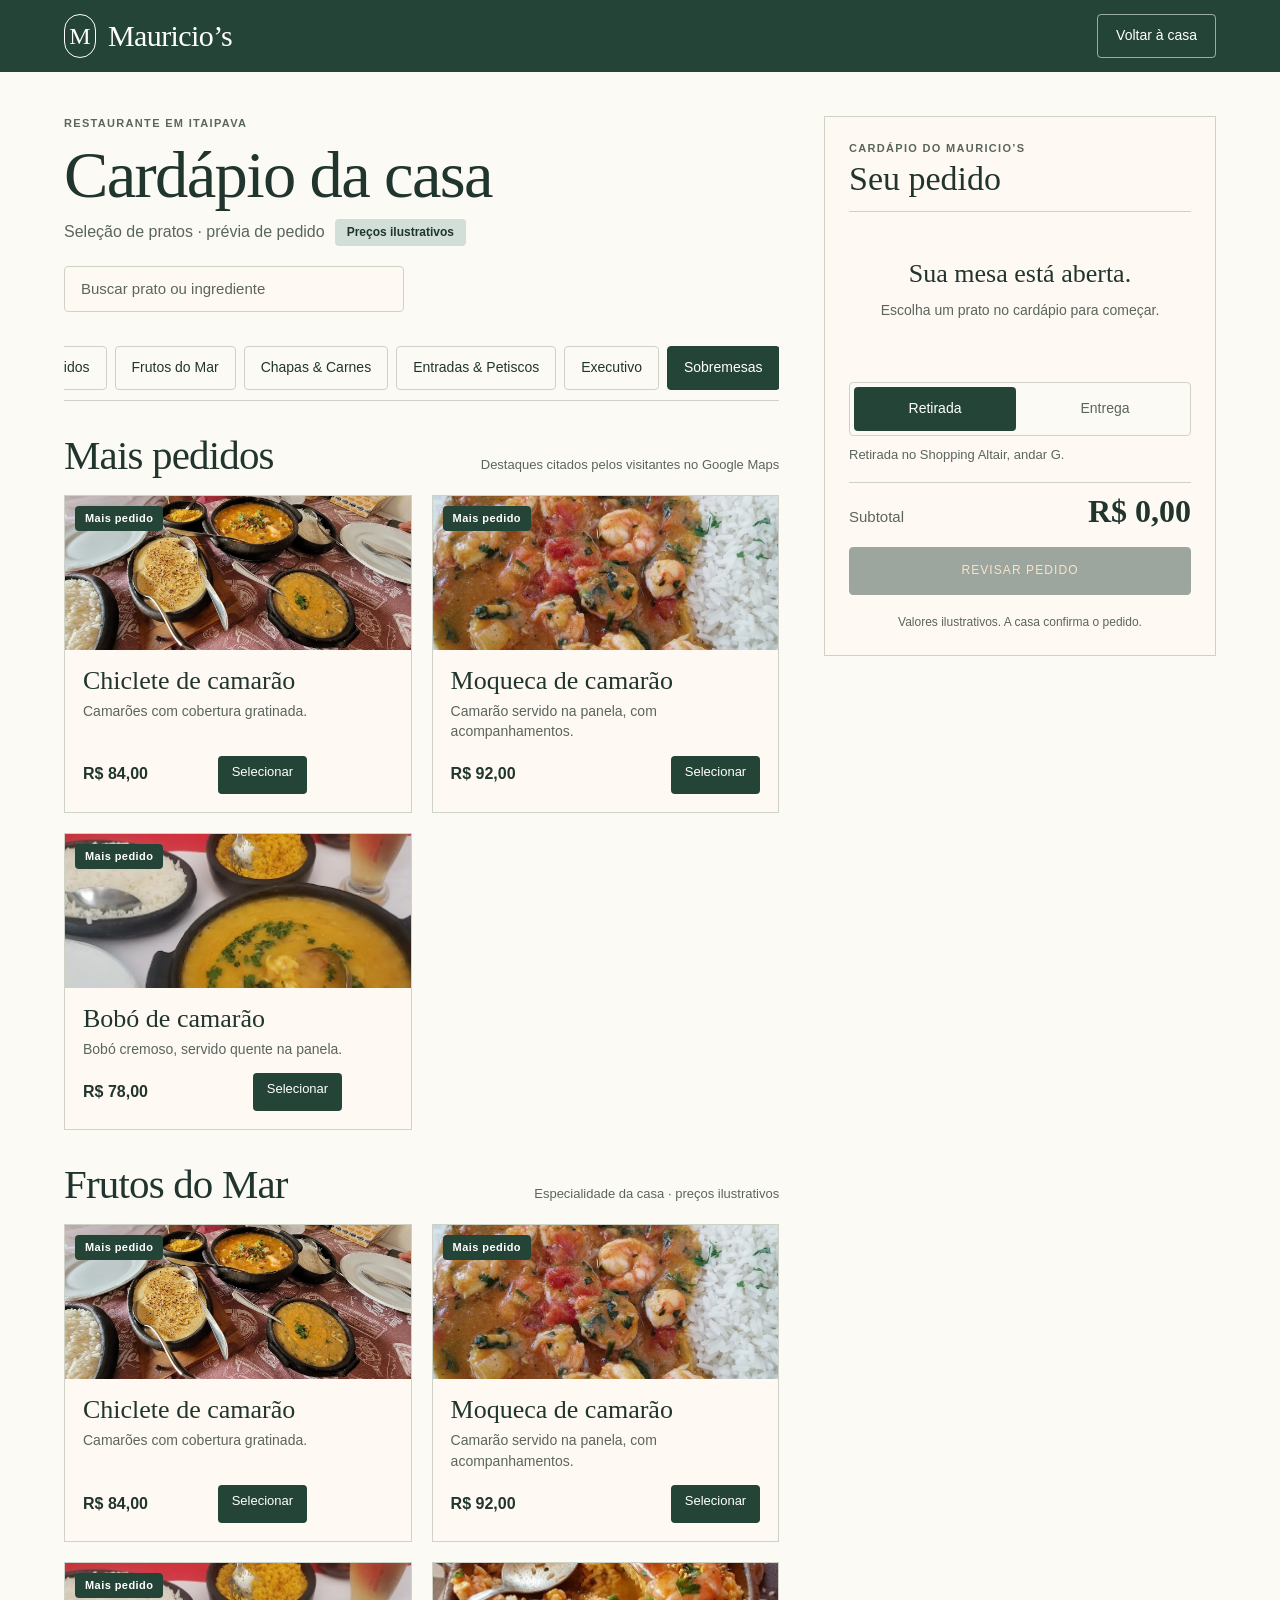
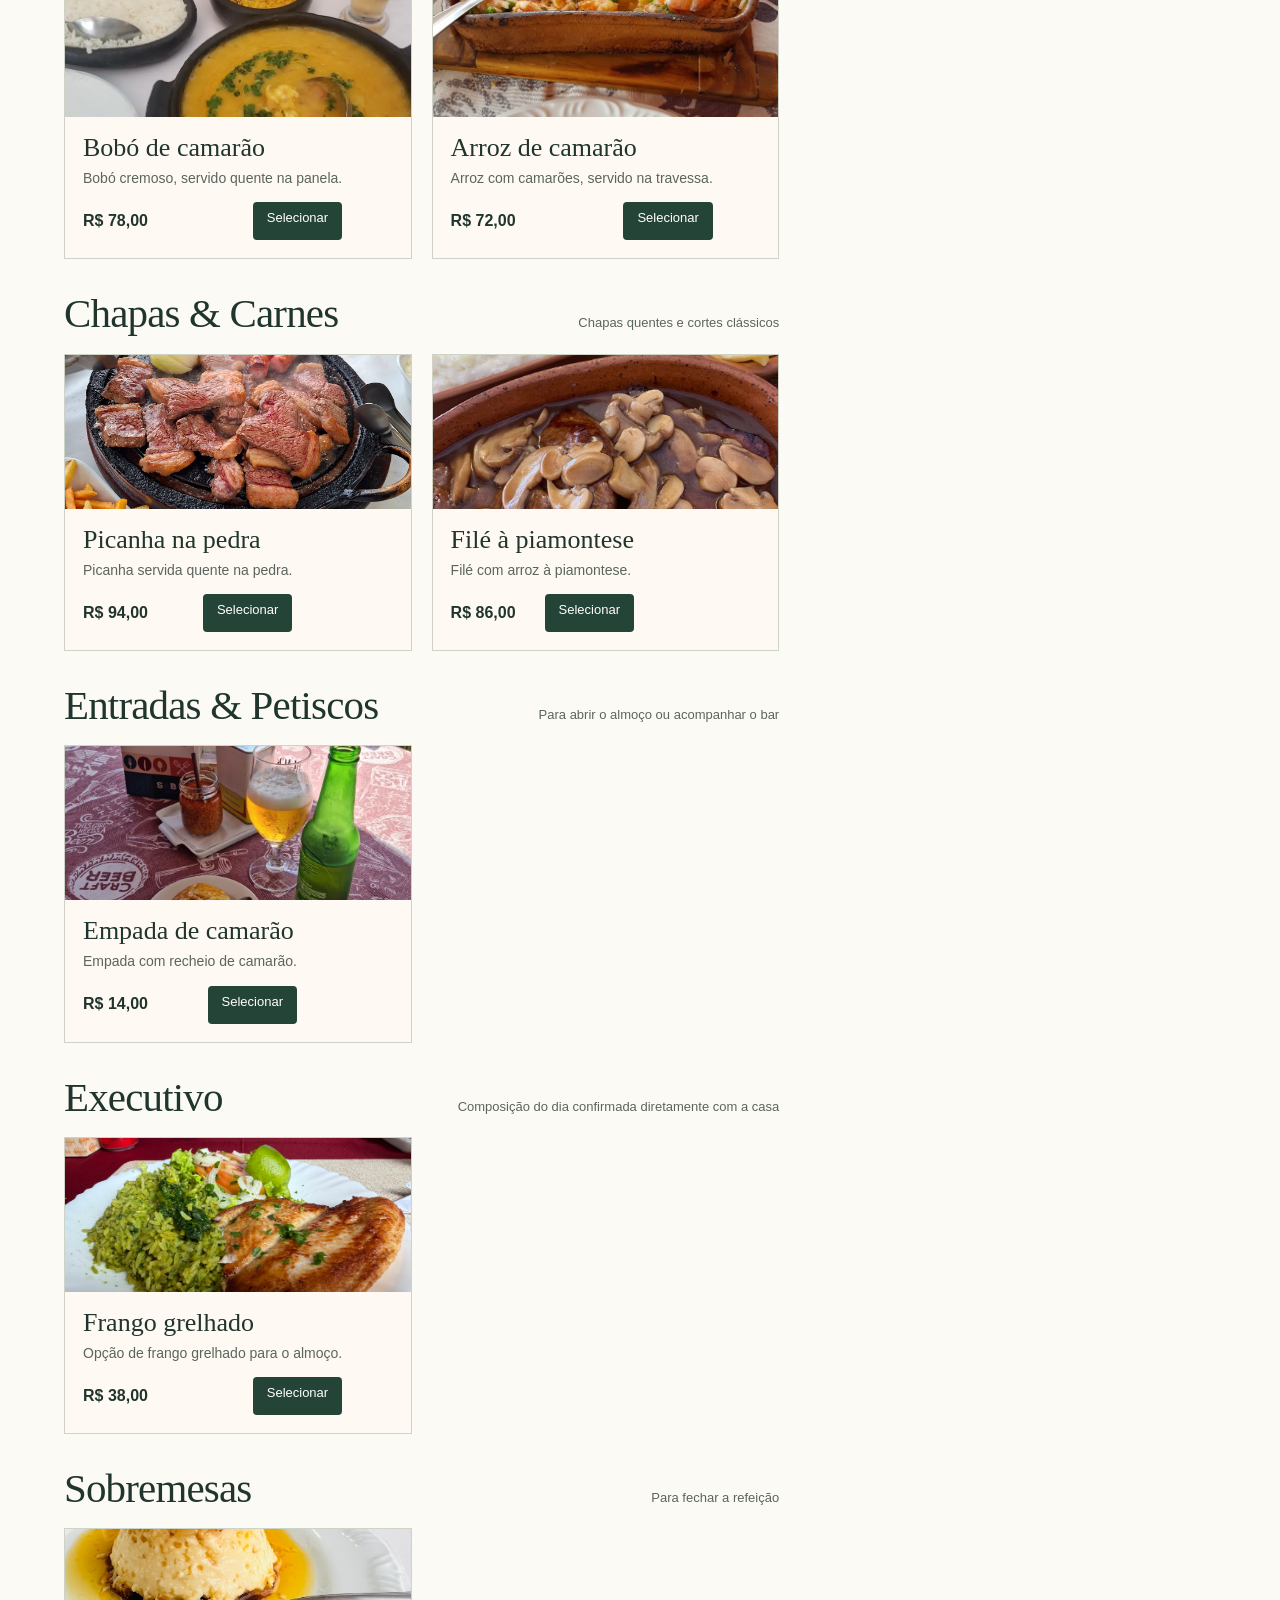
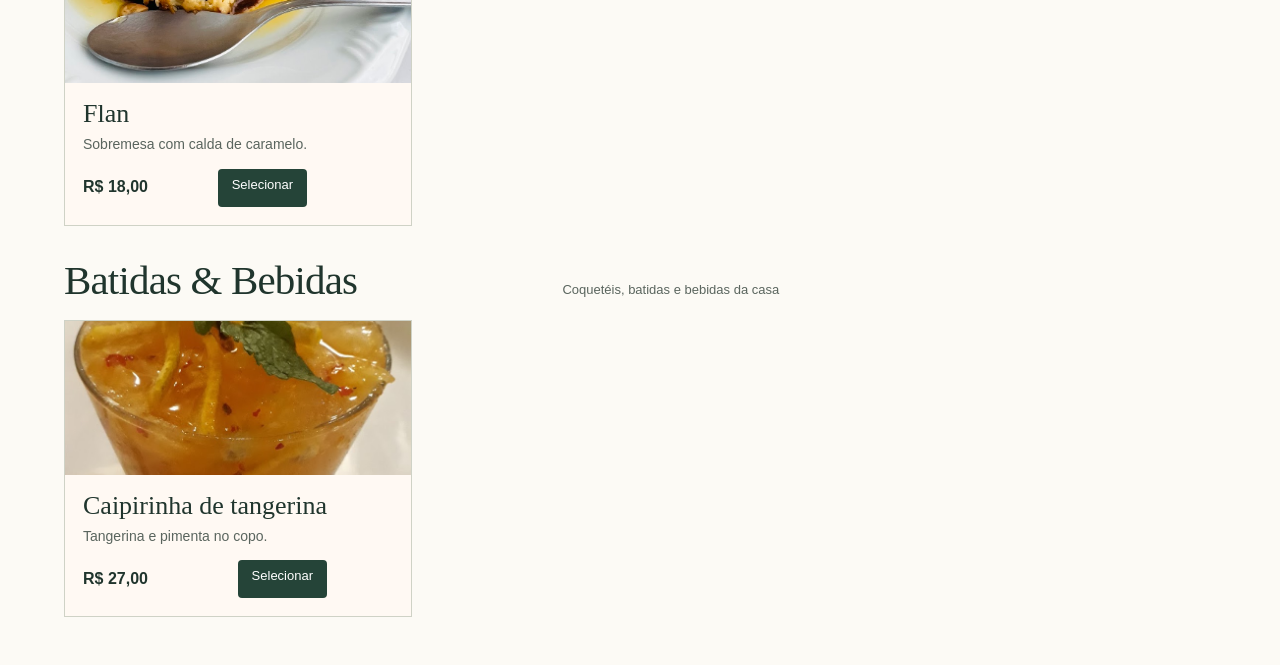
<file: cardapio.html>
<!DOCTYPE html>
<html lang="pt-BR">
<head>
  <meta charset="UTF-8">
  <meta name="viewport" content="width=device-width, initial-scale=1.0">
  <title>Cardápio · Restaurante Mauricio’s de Itaipava</title>
  <meta name="description" content="Cardápio ilustrativo e montagem de pedido do Restaurante Mauricio’s em Itaipava para envio manual ao WhatsApp (24) 99306-1488.">
  <link rel="preconnect" href="https://api.fontshare.com">
  <link rel="preconnect" href="https://cdn.fontshare.com" crossorigin>
  <link href="https://api.fontshare.com/v2/css?f[]=boska@400,401,500&amp;f[]=switzer@400,500,600&amp;display=swap" rel="stylesheet">
  <link rel="stylesheet" href="./css/style.css?v=2.1">
  <link rel="stylesheet" href="./css/cardapio.css?v=2.1">
</head>
<body class="menu-body">
  <a class="skip-link" href="#catalogo-principal">Ir para o cardápio</a>

  <header class="menu-header surface-dark">
    <div class="container menu-header-inner">
      <a class="brand-lockup" href="./index.html" aria-label="Restaurante Mauricio’s, voltar para a página inicial">
        <span class="monogram-mark" aria-hidden="true">M</span>
        <span class="brand-name">Mauricio’s</span>
      </a>

      <a class="menu-back-link" href="./index.html">Voltar à casa</a>
    </div>
  </header>

  <main class="container menu-workspace" id="catalogo-principal">
    <div class="catalog-column">
      <section class="catalog-intro" aria-label="Cabeçalho do cardápio">
        <div>
          <span class="eyebrow">Restaurante em Itaipava</span>
          <h1 class="display-heading catalog-title">Cardápio da casa</h1>
          <div class="catalog-subtitle-row">
            <span>Seleção de pratos · prévia de pedido</span>
            <span class="illustrative-badge">Preços ilustrativos</span>
          </div>
        </div>

        <div class="search-box" role="search">
          <label class="sr-only" for="menu-search">Buscar prato ou ingrediente</label>
          <input
            class="search-input"
            id="menu-search"
            type="search"
            placeholder="Buscar prato ou ingrediente"
            autocomplete="off"
          >
          <button class="search-clear" id="search-clear" type="button" hidden>Limpar</button>
        </div>
      </section>

      <div class="cat-bar-wrap">
        <nav class="cat-bar" id="cat-bar" aria-label="Categorias do cardápio">
          <a class="cat-pill is-active" href="#mais-pedidos" data-cat="mais-pedidos">Mais pedidos</a>
          <a class="cat-pill" href="#frutos-do-mar" data-cat="frutos-do-mar">Frutos do Mar</a>
          <a class="cat-pill" href="#chapas-e-carnes" data-cat="chapas-e-carnes">Chapas &amp; Carnes</a>
          <a class="cat-pill" href="#entradas-e-petiscos" data-cat="entradas-e-petiscos">Entradas &amp; Petiscos</a>
          <a class="cat-pill" href="#executivo" data-cat="executivo">Executivo</a>
          <a class="cat-pill" href="#sobremesas" data-cat="sobremesas">Sobremesas</a>
          <a class="cat-pill" href="#batidas-e-bebidas" data-cat="batidas-e-bebidas">Batidas &amp; Bebidas</a>
        </nav>
      </div>

      <div class="search-status-bar" id="search-status-bar" aria-live="polite" hidden>
        <p class="search-status-title">Resultado da busca</p>
        <p class="search-status-count" id="search-status-count"></p>
      </div>

      <div class="empty-search" id="empty-search" hidden>
        <h2>Nenhum prato encontrado</h2>
        <p>Tente outro prato ou ingrediente.</p>
        <button class="button button--dark" id="empty-search-clear" type="button">Limpar busca</button>
      </div>

      <div id="catalog-sections"></div>
    </div>

    <div class="cart-backdrop" id="cart-backdrop" hidden></div>

    <aside class="cart-panel" id="cart-panel" aria-label="Seu pedido" aria-live="polite">
      <div class="cart-head">
        <div>
          <span class="eyebrow">Cardápio do Mauricio’s</span>
          <h2 class="cart-title">Seu pedido</h2>
        </div>
        <button class="cart-drawer-close" id="cart-drawer-close" type="button">Fechar</button>
      </div>

      <div class="cart-empty" id="cart-empty">
        <p class="cart-empty-title">Sua mesa está aberta.</p>
        <p class="cart-empty-desc">Escolha um prato no cardápio para começar.</p>
      </div>

      <div class="cart-items" id="cart-items"></div>

      <div>
        <div class="fulfillment-switch" role="group" aria-label="Modalidade do pedido">
          <button class="fulfillment-btn" id="mode-retirada" type="button" aria-pressed="true">Retirada</button>
          <button class="fulfillment-btn" id="mode-entrega" type="button" aria-pressed="false">Entrega</button>
        </div>
        <p class="fulfillment-info" id="fulfillment-info" style="margin-top: 10px;">
          Retirada no Shopping Altair, andar G.
        </p>
      </div>

      <div class="delivery-address-wrap" id="delivery-address-wrap" hidden>
        <label class="field-label" for="delivery-address">Endereço para entrega em Itaipava / região</label>
        <input
          class="text-field"
          id="delivery-address"
          type="text"
          placeholder="Rua, número, complemento e referência"
        >
      </div>

      <div class="cart-summary-row">
        <span class="cart-subtotal-label">Subtotal</span>
        <strong class="cart-subtotal-value" id="cart-subtotal">R$&nbsp;0,00</strong>
      </div>

      <button class="button button--dark cart-review-btn" id="open-review-btn" type="button" disabled>
        Revisar pedido
      </button>

      <p class="cart-disclaimer">Valores ilustrativos. A casa confirma o pedido.</p>
    </aside>
  </main>

  <div class="mobile-cart-bar" id="mobile-cart-bar">
    <div>
      <span class="mobile-bar-label">Subtotal (<span id="mobile-cart-count">0</span>)</span>
      <strong class="mobile-bar-total" id="mobile-cart-total">R$&nbsp;0,00</strong>
    </div>
    <button class="button button--cream button--compact" id="open-drawer-btn" type="button">
      Ver carrinho
    </button>
  </div>

  <!-- Modal de detalhe do prato -->
  <div
    class="modal-overlay"
    id="item-modal"
    role="dialog"
    aria-modal="true"
    aria-labelledby="modal-dish-title"
    hidden
  >
    <div class="modal-dialog" id="item-modal-dialog">
      <button class="modal-close-btn" id="item-modal-close" type="button" aria-label="Fechar detalhes do prato">Fechar</button>
      <div class="modal-photo">
        <img id="modal-dish-img" src="./assets/chiclete-camarao.jpg" alt="" width="1250" height="562">
      </div>
      <div class="modal-body">
        <span class="eyebrow">Cardápio da casa</span>
        <h2 class="modal-title" id="modal-dish-title">Prato</h2>
        <p class="modal-desc" id="modal-dish-desc"></p>

        <div class="modal-price-row">
          <span class="modal-price" id="modal-dish-price">R$ 0,00 / unidade</span>
          <span class="modal-price-note">Preço ilustrativo</span>
        </div>

        <div>
          <label class="field-label" for="modal-dish-note">Observação opcional</label>
          <input
            class="text-field"
            id="modal-dish-note"
            type="text"
            placeholder="Talheres à parte"
            maxlength="140"
            style="margin-top: 6px;"
          >
        </div>

        <div class="modal-footer-actions">
          <div class="qty-stepper" aria-label="Quantidade">
            <button class="qty-btn" id="modal-qty-minus" type="button" aria-label="Diminuir quantidade">−</button>
            <span class="qty-value" id="modal-qty-value">1</span>
            <button class="qty-btn" id="modal-qty-plus" type="button" aria-label="Aumentar quantidade">+</button>
          </div>
          <button class="button button--dark" id="modal-add-btn" type="button">
            Adicionar ao pedido
          </button>
        </div>
      </div>
    </div>
  </div>

  <!-- Modal de revisao do pedido -->
  <div
    class="modal-overlay"
    id="review-modal"
    role="dialog"
    aria-modal="true"
    aria-labelledby="review-modal-title"
    hidden
  >
    <div class="modal-dialog" id="review-modal-dialog">
      <button class="modal-close-btn" id="review-modal-close" type="button" aria-label="Fechar revisão do pedido">Fechar</button>
      <div class="modal-body">
        <span class="eyebrow">Cardápio da casa</span>
        <h2 class="modal-title" id="review-modal-title">Revisar pedido</h2>
        <p class="modal-desc">Confira os itens antes de abrir o WhatsApp.</p>

        <div class="review-list" id="review-items-list"></div>

        <div class="review-mode-box">
          <span class="eyebrow" style="margin-bottom: 4px;">Modalidade</span>
          <p id="review-mode-summary"></p>
        </div>

        <div class="modal-price-row">
          <span class="modal-price-note">Subtotal ilustrativo</span>
          <strong class="modal-price" id="review-subtotal">R$ 0,00</strong>
        </div>

        <div>
          <span class="eyebrow" style="margin-bottom: 6px;">Prévia da mensagem</span>
          <pre class="review-preview-text" id="review-preview-text"></pre>
        </div>

        <a
          class="button button--dark"
          id="review-whatsapp-link"
          href="https://wa.me/5524993061488"
          target="_blank"
          rel="noopener noreferrer"
        >
          Abrir WhatsApp
        </a>
        <p class="cart-disclaimer">Ação manual com valores ilustrativos. A confirmação ocorre no WhatsApp da casa.</p>
      </div>
    </div>
  </div>

  <script src="https://cdn.jsdelivr.net/npm/gsap@3.12.7/dist/gsap.min.js" defer></script>
  <script src="./js/cardapio.js" defer></script>
</body>
</html>
</file>
<file: css/style.css>
/* ==========================================================================
   Restaurante Mauricio's de Itaipava — Direcao Visual v2
   Tokens, tipografia, estrutura editorial e coreografia responsiva
   ========================================================================== */

:root {
  --paper: #FCFAF5;
  --cream: #FFF9F3;
  --sage: #D2DFD9;
  --ink: #20352D;
  --deep: #254438;
  --night: #151D25;
  --muted: #5A655E;
  --rule: #CFD2C6;
  --sand: #EDD3A6;
  --copper: #E7AD7E;
  --copper-light: #F4C69E;
  --copper-ink: #895027;
  --button-radius: 4px;
  --on-dark: #FFFFFF;

  --font-display: 'Boska', 'Iowan Old Style', Georgia, serif;
  --font-sans: 'Switzer', -apple-system, BlinkMacSystemFont, 'Segoe UI', sans-serif;

  --gutter: clamp(22px, 5vw, 72px);
  --container-max: 1440px;
  --header-h: 76px;

  --ease-out-soft: cubic-bezier(0.22, 1, 0.36, 1);
}

*,
*::before,
*::after {
  box-sizing: border-box;
}

html {
  scroll-behavior: smooth;
  -webkit-text-size-adjust: 100%;
  overflow-x: clip;
}

@media (prefers-reduced-motion: reduce) {
  html {
    scroll-behavior: auto;
  }
}

body {
  margin: 0;
  background-color: var(--paper);
  color: var(--ink);
  font-family: var(--font-sans);
  font-size: 17px;
  line-height: 1.55;
  -webkit-font-smoothing: antialiased;
  text-rendering: optimizeLegibility;
  overflow-x: clip;
}

body.menu-open,
body.modal-open {
  overflow: hidden;
}

img {
  display: block;
  max-width: 100%;
  height: auto;
  border-radius: 0;
}

a {
  color: inherit;
  text-decoration: none;
}

button {
  font: inherit;
  color: inherit;
  background: none;
  border: 0;
  padding: 0;
  cursor: pointer;
}

ul,
ol {
  margin: 0;
  padding: 0;
  list-style: none;
}

h1,
h2,
h3,
h4,
p,
figure,
blockquote {
  margin: 0;
}

:focus-visible {
  outline: 2px solid var(--ink);
  outline-offset: 3px;
}

.surface-dark :focus-visible,
.site-header:not(.scrolled) :focus-visible,
.site-footer :focus-visible,
.section-categories :focus-visible,
.section-experience :focus-visible,
.mobile-menu :focus-visible {
  outline: 2px solid var(--on-dark);
  outline-offset: 3px;
  box-shadow: 0 0 0 4px rgba(21, 29, 37, 0.65);
}

.sr-only {
  position: absolute;
  width: 1px;
  height: 1px;
  padding: 0;
  margin: -1px;
  overflow: hidden;
  clip: rect(0, 0, 0, 0);
  white-space: nowrap;
  border: 0;
}

.skip-link {
  position: fixed;
  top: -100px;
  left: 16px;
  z-index: 9999;
  padding: 12px 20px;
  background: var(--deep);
  color: var(--on-dark);
  border-radius: var(--button-radius);
  font-size: 14px;
  font-weight: 500;
  transition: top 0.18s ease;
}

.skip-link:focus {
  top: 16px;
}

.container {
  width: 100%;
  max-width: var(--container-max);
  margin-inline: auto;
  padding-inline: var(--gutter);
}

.eyebrow {
  display: block;
  font-family: var(--font-sans);
  font-size: 11px;
  font-weight: 600;
  line-height: 1.45;
  letter-spacing: 0.12em;
  text-transform: uppercase;
  color: var(--muted);
}

.surface-dark .eyebrow {
  color: var(--sand);
}

.display-heading {
  font-family: var(--font-display);
  font-weight: 400;
  letter-spacing: -0.025em;
  line-height: 1.04;
  perspective: 900px;
}

.display-heading em {
  font-style: italic;
}

.line-mask {
  display: block;
  overflow: hidden;
  padding-bottom: 0.06em;
  margin-bottom: -0.06em;
}

.line-inner {
  display: block;
  transform-origin: center top;
}

.char-mask {
  display: inline-block;
  overflow: hidden;
  vertical-align: bottom;
  padding-bottom: 0.08em;
  margin-bottom: -0.08em;
}

.char-inner {
  display: inline-block;
  transform-origin: center bottom;
}

/* ---------- Monograma provisorio M oval ---------- */
.monogram-mark {
  display: inline-flex;
  align-items: center;
  justify-content: center;
  width: 32px;
  height: 44px;
  border: 1px solid currentColor;
  border-radius: 999px;
  font-family: var(--font-display);
  font-size: 24px;
  line-height: 1;
  flex-shrink: 0;
}

/* ---------- Botões com passagem de cor e troca de texto ---------- */
.button {
  position: relative;
  display: inline-flex;
  align-items: center;
  justify-content: center;
  min-height: 48px;
  padding: 12px 19px;
  border: 1px solid var(--button-border, transparent);
  border-radius: var(--button-radius);
  background-color: var(--button-bg, transparent);
  color: var(--button-color, var(--ink));
  font-size: 12px;
  font-weight: 500;
  line-height: 1.15;
  letter-spacing: 0.09em;
  text-transform: uppercase;
  white-space: nowrap;
  text-align: center;
  isolation: isolate;
  overflow: hidden;
  transition: border-color 0.28s ease, color 0.22s ease, transform 0.16s ease;
}

.button:not(:disabled):active {
  transform: scale(0.975);
}

.button::before {
  content: "";
  position: absolute;
  inset: -2px -14%;
  z-index: -1;
  pointer-events: none;
  background-color: var(--button-hover-bg, var(--deep));
  transform: translateX(calc(var(--button-from, -103%) * (1 - var(--button-active, 0)))) skewX(-13deg);
  transition: transform 0.4s var(--ease-out-soft);
}

.button--dark,
.site-header.scrolled .header-cta {
  --button-bg: var(--deep);
  --button-color: var(--copper-light);
  --button-border: var(--deep);
  --button-hover-bg: var(--copper-light);
  --button-hover-color: var(--ink);
}

.button--outline-dark {
  --button-border: rgba(32, 53, 45, 0.35);
  --button-hover-bg: var(--deep);
  --button-hover-color: var(--cream);
}

.button--cream {
  --button-bg: var(--cream);
  --button-color: var(--ink);
  --button-border: var(--cream);
  --button-hover-bg: var(--deep);
  --button-hover-color: var(--cream);
  --button-hover-border: var(--cream);
}

.site-header:not(.scrolled) .header-cta {
  --button-bg: #354C3E;
  --button-color: var(--copper-light);
  --button-border: #354C3E;
  --button-hover-bg: var(--copper-light);
  --button-hover-color: var(--ink);
}

.button--outline-light {
  --button-bg: rgba(21, 29, 37, 0.28);
  --button-color: var(--on-dark);
  --button-border: rgba(255, 255, 255, 0.72);
  --button-hover-bg: var(--cream);
  --button-hover-color: var(--ink);
}

.button--compact {
  min-height: 44px;
  padding: 10px 20px;
}

.button:not(:disabled):focus-visible {
  --button-active: 1;
  border-color: var(--button-hover-border, var(--button-hover-bg));
  color: var(--button-hover-color);
}

@media (hover: hover) and (pointer: fine) {
  .button:not(:disabled):hover {
    --button-active: 1;
    border-color: var(--button-hover-border, var(--button-hover-bg));
    color: var(--button-hover-color);
  }
}

.btn-text-wrap {
  position: relative;
  display: inline-block;
  overflow: hidden;
  line-height: 1.25;
}

.btn-text,
.btn-text-hover {
  display: block;
  transition: transform 0.38s var(--ease-out-soft);
}

.btn-text {
  color: var(--button-color, var(--ink));
  transform: translateY(calc(-110% * var(--button-active, 0)));
}

.btn-text-hover {
  position: absolute;
  inset: 0;
  color: var(--button-hover-color);
  pointer-events: none;
  transform: translateY(calc(110% * (1 - var(--button-active, 0))));
}

@media (prefers-reduced-motion: reduce) {
  .button::before {
    opacity: var(--button-active, 0);
    transform: none;
  }

  .button .btn-text {
    transform: none;
    color: inherit;
  }

  .btn-text-hover {
    display: none;
  }
}

/* ---------- 1. Header fixo transparente -> scrolled ---------- */
.site-header {
  position: fixed;
  top: 0;
  left: 0;
  right: 0;
  z-index: 120;
  height: var(--header-h);
  display: flex;
  align-items: center;
  color: var(--copper-light);
  background-color: transparent;
  border-bottom: 1px solid transparent;
  transition: background-color 0.18s ease, color 0.18s ease, border-color 0.18s ease;
}

.site-header.scrolled {
  background-color: var(--paper);
  color: var(--ink);
  border-bottom-color: var(--rule);
}

.header-inner {
  display: flex;
  align-items: center;
  justify-content: space-between;
  gap: 20px;
}

.brand-lockup {
  display: inline-flex;
  align-items: center;
  gap: 12px;
  min-height: 44px;
  flex-shrink: 0;
}

.brand-name {
  font-family: var(--font-display);
  font-size: 30px;
  line-height: 1;
  letter-spacing: -0.02em;
}

.header-nav {
  display: none;
  align-items: center;
  gap: clamp(18px, 2vw, 32px);
}

.header-nav a {
  position: relative;
  font-size: 14px;
  font-weight: 500;
  padding: 10px 4px;
  min-height: 44px;
  display: inline-flex;
  align-items: center;
  opacity: 0.92;
  transition: opacity 0.2s ease;
}

.header-nav a::after {
  content: "";
  position: absolute;
  left: 4px;
  right: 4px;
  bottom: 9px;
  height: 1px;
  background-color: currentColor;
  transform: scaleX(0);
  transform-origin: left center;
  transition: transform 0.32s var(--ease-out-soft);
}

.header-nav a:hover,
.header-nav a:focus-visible {
  opacity: 1;
}

.header-nav a:hover::after,
.header-nav a:focus-visible::after {
  transform: scaleX(1);
}

.header-actions {
  display: flex;
  align-items: center;
  gap: 10px;
}

.menu-toggle {
  display: none;
  flex-direction: column;
  align-items: center;
  justify-content: center;
  gap: 7px;
  width: 44px;
  height: 44px;
  border-radius: var(--button-radius);
  border: 1px solid rgba(255, 255, 255, 0.45);
  background-color: rgba(21, 29, 37, 0.28);
  transition: border-color 0.18s ease, background-color 0.18s ease;
}

.site-header.has-menu .menu-toggle {
  display: inline-flex;
}

.site-header.scrolled .menu-toggle {
  border-color: rgba(32, 53, 45, 0.3);
  background-color: transparent;
}

.menu-toggle-bar {
  display: block;
  width: 18px;
  height: 1.5px;
  background-color: currentColor;
}

@media (min-width: 1024px) {
  .header-nav {
    display: flex;
  }

  .site-header.has-menu.scrolled .menu-toggle,
  .site-header.has-menu:not(.scrolled) .header-nav {
    display: none;
  }
}

.site-header:not(.scrolled) .brand-name {
  display: none;
}

@media (max-width: 767px) {
  .brand-name {
    display: none;
  }
}

/* ---------- Menu Mobile Fullscreen ---------- */
.mobile-menu {
  position: fixed;
  inset: 0;
  z-index: 200;
  background-color: var(--deep);
  color: var(--on-dark);
  display: flex;
  flex-direction: column;
  justify-content: space-between;
  padding: 20px var(--gutter) max(32px, env(safe-area-inset-bottom));
  overflow-y: auto;
  opacity: 0;
  visibility: hidden;
  pointer-events: none;
  transition: opacity 0.26s ease, visibility 0s linear 0.26s;
}

.mobile-menu.is-open {
  opacity: 1;
  visibility: visible;
  pointer-events: auto;
  transition: opacity 0.26s ease, visibility 0s linear 0s;
}

@media (prefers-reduced-motion: reduce) {
  .mobile-menu,
  .mobile-menu.is-open,
  .mobile-menu-links .menu-line {
    transition: none !important;
  }
}

.mobile-menu-top {
  display: flex;
  align-items: center;
  justify-content: space-between;
  min-height: 52px;
}

.mobile-menu-close {
  min-height: 44px;
  padding: 0 18px;
  border-radius: var(--button-radius);
  border: 1px solid rgba(255, 255, 255, 0.55);
  font-size: 14px;
  font-weight: 500;
}

.mobile-menu-links {
  display: flex;
  flex-direction: column;
  gap: 8px;
  margin-block: auto;
}

.mobile-menu-links a {
  display: block;
  font-family: var(--font-display);
  font-size: clamp(38px, 11vw, 56px);
  line-height: 1.12;
  letter-spacing: -0.02em;
  padding: 6px 0;
  overflow: hidden;
}

.mobile-menu-links .menu-line {
  display: block;
  transform: translateY(105%);
  transition: transform 0.36s var(--ease-out-soft);
}

.mobile-menu.is-open .mobile-menu-links .menu-line {
  transform: translateY(0);
}

.mobile-menu-footer {
  display: flex;
  flex-direction: column;
  gap: 12px;
}

.mobile-menu-footer .button {
  width: 100%;
}

/* ---------- 2. Hero & Manifesto com Colagem ---------- */
.section-home-hero {
  position: relative;
  background-color: var(--paper);
}

.hero-stage {
  position: relative;
  min-height: 620px;
  height: 100svh;
  display: flex;
  flex-direction: column;
  justify-content: flex-end;
  overflow: hidden;
  background-color: var(--deep);
  color: var(--on-dark);
}

.hero-media {
  position: absolute;
  inset: 0;
  z-index: 0;
  overflow: hidden;
}

.hero-media img {
  width: 100%;
  height: 100%;
  object-fit: cover;
  object-position: center 48%;
  transform-origin: center center;
}

.hero-scrim {
  position: absolute;
  inset: 0;
  z-index: 1;
  background: linear-gradient(
    180deg,
    rgb(16 27 24 / 62%) 0%,
    rgb(16 27 24 / 6%) 29%,
    rgb(16 27 24 / 13%) 45%,
    rgb(10 20 17 / 64%) 80%,
    rgb(10 20 17 / 42%) 100%
  );
  pointer-events: none;
}

.hero-content {
  position: relative;
  z-index: 2;
  text-align: center;
  padding-bottom: clamp(88px, 15svh, 170px);
}

.hero-title {
  font-family: var(--font-display);
  font-weight: 400;
  font-size: clamp(56px, 17.3vw, 264px);
  line-height: 1;
  letter-spacing: -0.042em;
  color: var(--copper);
  white-space: nowrap;
  perspective: 900px;
  text-shadow: 0 2px 24px rgb(10 20 17 / 42%);
}

@media (max-width: 767px) {
  .hero-content {
    padding-bottom: clamp(118px, 22svh, 190px);
  }
}

/* Manifesto com colagem de 7 fotos */
.manifesto-stage {
  position: relative;
  background-color: var(--paper);
  padding-block: clamp(96px, 14vw, 190px);
  overflow: hidden;
}

.manifesto-canvas {
  position: relative;
  min-height: clamp(540px, 56vw, 760px);
  display: flex;
  align-items: center;
  justify-content: center;
}

.manifesto-copy {
  position: relative;
  z-index: 3;
  max-width: 780px;
  text-align: center;
  padding: clamp(24px, 3vw, 40px) clamp(16px, 2vw, 28px);
  background: radial-gradient(ellipse at center, rgba(252, 250, 245, 0.94) 55%, rgba(252, 250, 245, 0) 100%);
}

.manifesto-copy .eyebrow {
  margin-bottom: 18px;
}

.manifesto-title {
  font-family: var(--font-display);
  font-weight: 400;
  font-size: clamp(40px, 5.4vw, 82px);
  line-height: 1.04;
  letter-spacing: -0.025em;
  color: var(--ink);
  perspective: 900px;
}

.manifesto-title em {
  display: block;
  color: var(--copper-ink);
  font-style: italic;
}

.manifesto-lead {
  margin: 22px auto 0;
  max-width: 450px;
  font-size: clamp(16px, 1.35vw, 19px);
  line-height: 1.5;
  color: var(--muted);
}

.collage-item {
  position: absolute;
  z-index: 1;
  box-shadow: 0 22px 46px rgba(21, 29, 37, 0.13);
}

.collage-inner {
  width: 100%;
  height: 100%;
  overflow: hidden;
  background-color: var(--sage);
}

.collage-inner img {
  width: 100%;
  height: 100%;
  object-fit: cover;
  transform-origin: center center;
  transition: transform 0.7s var(--ease-out-soft);
}

@media (hover: hover) {
  .collage-item:hover .collage-inner img {
    transform: scale(1.05);
  }
}

/* Posicoes desktop das 7 fotografias ao redor do texto central */
.collage-item--1 { top: 2%; left: 3%; width: clamp(140px, 18.6vw, 268px); aspect-ratio: 268 / 282; }
.collage-item--2 { top: 0%; left: 31%; width: clamp(110px, 13.8vw, 199px); aspect-ratio: 199 / 144; }
.collage-item--3 { top: 4%; right: 26%; width: clamp(110px, 13vw, 188px); aspect-ratio: 188 / 166; }
.collage-item--4 { top: 6%; right: 2%; width: clamp(120px, 15.2vw, 219px); aspect-ratio: 219 / 306; }
.collage-item--5 { bottom: 6%; left: 10%; width: clamp(150px, 19.8vw, 286px); aspect-ratio: 286 / 217; }
.collage-item--6 { bottom: 1%; left: 44%; width: clamp(104px, 12vw, 173px); aspect-ratio: 173 / 160; }
.collage-item--7 { bottom: 5%; right: 6%; width: clamp(140px, 17.7vw, 255px); aspect-ratio: 255 / 213; }

@media (max-width: 1023px) {
  .manifesto-stage {
    padding-block: 72px;
  }

  .manifesto-canvas {
    min-height: 620px;
  }

  .collage-item--1 { top: 0; left: 0; width: 112px; }
  .collage-item--2 { top: 10px; left: 38%; width: 96px; }
  .collage-item--3 { top: 4%; right: 0; width: 92px; }
  .collage-item--4 { display: none; }
  .collage-item--5 { bottom: 6%; left: 0; width: 130px; }
  .collage-item--6 { bottom: 0; left: 42%; width: 88px; }
  .collage-item--7 { bottom: 5%; right: 0; width: 118px; }
}

@media (max-width: 639px) {
  .manifesto-canvas {
    min-height: 580px;
    padding-block: 168px 180px;
  }

  .collage-item--2 { left: 37%; width: 88px; }
  .collage-item--1 { width: 96px; }
  .collage-item--3 { width: 84px; }
  .collage-item--5 { width: 110px; bottom: 38px; }
  .collage-item--6 { width: 82px; bottom: 0; left: 40%; }
  .collage-item--7 { width: 108px; bottom: 28px; }
}

/* ---------- 3. Faixa Confianca (.section-trust) ---------- */
.section-trust {
  background-color: var(--sage);
  color: var(--ink);
  padding-block: clamp(40px, 4.5vw, 56px);
}

.trust-grid {
  display: grid;
  grid-template-columns: repeat(3, minmax(0, 1fr)) auto;
  align-items: center;
  gap: 28px clamp(20px, 3vw, 48px);
}

.trust-metric {
  display: block;
  font-family: var(--font-display);
  font-size: clamp(42px, 4.4vw, 64px);
  line-height: 0.98;
  letter-spacing: -0.025em;
  font-variant-numeric: tabular-nums;
  color: var(--ink);
}

.trust-metric--place {
  font-size: clamp(32px, 3vw, 44px);
  line-height: 1.05;
}

.trust-label {
  display: block;
  margin-top: 8px;
  font-size: 14px;
  line-height: 1.4;
  color: var(--deep);
}

@media (max-width: 1023px) {
  .trust-grid {
    grid-template-columns: repeat(2, minmax(0, 1fr));
  }

  .trust-item--place,
  .trust-cta {
    grid-column: 1 / -1;
    text-align: center;
    justify-self: center;
  }
}

/* ---------- 4. Carrossel Monumental de Categorias ---------- */
.section-categories {
  position: relative;
  background-color: var(--night);
  color: var(--on-dark);
  min-height: clamp(540px, 52vw, 740px);
  display: grid;
  grid-template-rows: 1fr auto;
  overflow: hidden;
  touch-action: pan-y;
}

.categories-stage {
  position: relative;
  grid-row: 1 / -1;
  grid-column: 1;
  min-height: clamp(540px, 52vw, 740px);
}

.category-slide {
  position: absolute;
  inset: 0;
  z-index: 0;
  opacity: 0;
  pointer-events: none;
  display: flex;
  flex-direction: column;
  justify-content: flex-end;
}

.category-slide.is-active {
  z-index: 2;
  opacity: 1;
  pointer-events: auto;
}

.category-slide.is-under {
  z-index: 1;
  opacity: 1;
}

.category-slide-media {
  position: absolute;
  inset: 0;
  overflow: hidden;
}

.category-slide-media img {
  width: 100%;
  height: 100%;
  object-fit: cover;
}

.category-slide-scrim {
  position: absolute;
  inset: 0;
  background:
    linear-gradient(180deg, rgba(21, 29, 37, 0.45) 0%, rgba(21, 29, 37, 0.25) 45%, rgba(21, 29, 37, 0.84) 100%);
  pointer-events: none;
}

.category-slide-body {
  position: relative;
  z-index: 2;
  padding-top: 72px;
  padding-bottom: clamp(92px, 11vw, 128px);
}

.category-meta {
  display: flex;
  align-items: center;
  justify-content: space-between;
  gap: 16px;
  margin-bottom: clamp(18px, 3vw, 32px);
}

.category-counter {
  font-size: 14px;
  font-weight: 500;
  color: var(--cream);
}

.category-title {
  font-family: var(--font-display);
  font-weight: 400;
  font-size: clamp(42px, 6.8vw, 102px);
  line-height: 1.02;
  letter-spacing: -0.025em;
  color: var(--on-dark);
  max-width: 12ch;
}

.category-desc {
  margin-top: 16px;
  max-width: 460px;
  font-size: clamp(15px, 1.3vw, 19px);
  line-height: 1.48;
  color: var(--cream);
}

.category-cta-wrap {
  margin-top: 24px;
}

.carousel-controls {
  position: relative;
  z-index: 5;
  grid-row: 2;
  grid-column: 1;
  display: flex;
  align-items: center;
  justify-content: space-between;
  gap: 16px;
  padding-bottom: clamp(22px, 3vw, 36px);
}

.carousel-tabs {
  display: flex;
  align-items: center;
  gap: 8px;
  overflow-x: auto;
  scrollbar-width: none;
  max-width: calc(100% - 112px);
}

.carousel-tabs::-webkit-scrollbar {
  display: none;
}

.carousel-tab {
  min-height: 44px;
  padding: 8px 16px;
  border-radius: var(--button-radius);
  font-size: 14px;
  font-weight: 500;
  white-space: nowrap;
  color: rgba(255, 255, 255, 0.78);
  border: 1px solid rgba(255, 255, 255, 0.28);
  background-color: rgba(21, 29, 37, 0.38);
  transition: background-color 0.2s ease, color 0.2s ease, border-color 0.2s ease;
}

.carousel-tab[aria-selected="true"] {
  background-color: var(--cream);
  color: var(--ink);
  border-color: var(--cream);
}

.carousel-arrows {
  display: flex;
  align-items: center;
  gap: 10px;
  flex-shrink: 0;
}

.carousel-arrow {
  width: 44px;
  height: 44px;
  border-radius: var(--button-radius);
  border: 1px solid rgba(255, 255, 255, 0.55);
  background-color: rgba(21, 29, 37, 0.45);
  color: var(--on-dark);
  display: inline-flex;
  align-items: center;
  justify-content: center;
  transition: background-color 0.2s ease, color 0.2s ease, border-color 0.2s ease;
}

.carousel-arrow:hover {
  background-color: var(--cream);
  color: var(--ink);
  border-color: var(--cream);
}

.carousel-arrow svg {
  width: 18px;
  height: 18px;
}

/* ---------- 5. Assinaturas da Casa + Section Break ---------- */
.section-signatures {
  background-color: var(--cream);
  padding-top: clamp(64px, 7vw, 96px);
  padding-bottom: clamp(48px, 6vw, 72px);
}

.section-heading {
  margin-top: 12px;
  font-size: clamp(41px, 6.2vw, 89px);
}

.signatures-grid {
  margin-top: clamp(32px, 4.5vw, 56px);
  display: grid;
  grid-template-columns: repeat(2, minmax(0, 1fr));
  gap: clamp(36px, 5vw, 48px);
  align-items: start;
}

.signature-card--offset {
  margin-top: clamp(0px, 5vw, 72px);
}

.signature-photo {
  overflow: hidden;
  aspect-ratio: 626 / 323;
  background-color: var(--sage);
}

.signature-photo img {
  width: 100%;
  height: 100%;
  object-fit: cover;
  transition: transform 0.65s var(--ease-out-soft);
}

.signature-card:hover .signature-photo img {
  transform: scale(1.03);
}

.signature-title {
  margin-top: 22px;
  font-family: var(--font-display);
  font-weight: 400;
  font-size: clamp(32px, 3.6vw, 51px);
  line-height: 1.1;
  letter-spacing: -0.02em;
}

.signature-desc {
  margin-top: 14px;
  max-width: 540px;
  color: var(--muted);
}

.signature-cta {
  margin-top: 22px;
}

@media (max-width: 767px) {
  .signatures-grid {
    grid-template-columns: 1fr;
  }

  .signature-card--offset {
    margin-top: 0;
  }
}

.section-break {
  display: grid;
  grid-template-columns: 1fr auto 1fr;
  align-items: center;
  gap: 20px;
  margin-top: clamp(48px, 6vw, 84px);
}

.section-break-border {
  height: 1px;
  background-color: var(--rule);
  transform-origin: right center;
}

.section-break-border--right {
  transform-origin: left center;
}

.section-break--dark .section-break-border {
  background-color: rgba(255, 255, 255, 0.24);
}

/* ---------- 6. Trio de Midia Assimetrico ---------- */
.section-media-group {
  background-color: var(--paper);
  padding-block: clamp(56px, 7vw, 96px);
  overflow: hidden;
}

.trio-grid {
  display: grid;
  grid-template-columns: 306fr 516fr 333fr;
  align-items: center;
  gap: clamp(12px, 5vw, 84px);
}

.trio-card {
  overflow: hidden;
  background-color: var(--sage);
}

.trio-card img {
  width: 100%;
  height: 100%;
  object-fit: cover;
}

.trio-card--left {
  aspect-ratio: 306 / 333;
  transform: translateY(-20px);
}

.trio-card--center {
  aspect-ratio: 516 / 579;
}

.trio-card--right {
  aspect-ratio: 333 / 327;
  transform: translateY(36px);
}

@media (max-width: 767px) {
  .trio-grid {
    gap: 10px;
  }

  .trio-card--left {
    transform: translateY(-10px);
  }

  .trio-card--right {
    transform: translateY(14px);
  }
}

/* ---------- 7. Avaliacoes (.section-reviews) ---------- */
.section-reviews {
  background-color: var(--sage);
  color: var(--ink);
  padding-block: clamp(64px, 7vw, 96px);
}

.reviews-grid {
  display: grid;
  grid-template-columns: minmax(0, 0.88fr) 1px minmax(0, 1.12fr);
  gap: clamp(32px, 5vw, 88px);
  align-items: center;
}

.reviews-score {
  margin-top: 16px;
  font-family: var(--font-display);
  font-size: clamp(68px, 8.2vw, 120px);
  line-height: 0.96;
  letter-spacing: -0.03em;
  font-variant-numeric: tabular-nums;
}

.reviews-count {
  margin-top: 12px;
  font-size: 20px;
  color: var(--deep);
}

.reviews-divider {
  width: 1px;
  height: 260px;
  background-color: rgba(32, 53, 45, 0.24);
  transform-origin: top center;
}

.reviews-title {
  font-size: clamp(41px, 4.7vw, 67px);
}

.reviews-summary {
  margin-top: 20px;
  max-width: 592px;
  font-size: clamp(17px, 1.5vw, 21px);
  line-height: 1.5;
  color: var(--ink);
}

.reviews-cta {
  margin-top: 28px;
}

@media (max-width: 900px) {
  .reviews-grid {
    grid-template-columns: 1fr;
    gap: 28px;
  }

  .reviews-divider {
    width: 100%;
    height: 1px;
  }
}

/* ---------- 8. Experiencia na Serra ---------- */
.section-experience {
  background-color: var(--deep);
  color: var(--on-dark);
}

.experience-grid {
  display: grid;
  grid-template-columns: minmax(0, 1.18fr) minmax(0, 1fr);
  align-items: stretch;
}

.experience-photo {
  overflow: hidden;
  min-height: 320px;
}

.experience-photo img {
  width: 100%;
  height: 100%;
  object-fit: cover;
}

.experience-panel {
  padding: clamp(48px, 6vw, 92px) var(--gutter);
  display: flex;
  flex-direction: column;
  justify-content: center;
}

.experience-title {
  margin-top: 18px;
  font-size: clamp(42px, 5vw, 73px);
  color: var(--on-dark);
}

.experience-title em {
  display: block;
}

.experience-copy {
  margin-top: 22px;
  max-width: 472px;
  color: var(--cream);
  display: flex;
  flex-direction: column;
  gap: 14px;
}

.experience-cta {
  margin-top: 30px;
  align-self: flex-start;
}

@media (max-width: 959px) {
  .experience-grid {
    grid-template-columns: 1fr;
  }

  .experience-photo {
    aspect-ratio: 16 / 10;
  }
}

/* ---------- 9. Visite-nos (.section-visit) ---------- */
.section-visit {
  background-color: var(--paper);
  padding-block: clamp(64px, 7vw, 96px);
}

.visit-grid {
  display: grid;
  grid-template-columns: minmax(0, 0.94fr) minmax(0, 1.06fr);
  gap: clamp(32px, 5vw, 84px);
  align-items: start;
}

.visit-title {
  margin-top: 12px;
  font-size: clamp(41px, 5.4vw, 78px);
}

.visit-place {
  margin-top: 28px;
  font-family: var(--font-display);
  font-size: clamp(28px, 2.7vw, 38px);
  line-height: 1.15;
  letter-spacing: -0.02em;
}

.visit-address {
  margin-top: 12px;
  font-style: normal;
  color: var(--muted);
  user-select: text;
}

.hours-list {
  margin-top: 28px;
  border-top: 1px solid var(--rule);
}

.hours-row {
  display: flex;
  align-items: baseline;
  justify-content: space-between;
  gap: 16px;
  padding-block: 11px;
  border-bottom: 1px solid var(--rule);
  font-size: 16px;
}

.hours-row dt {
  color: var(--ink);
}

.hours-row dd {
  margin: 0;
  font-weight: 600;
  font-variant-numeric: tabular-nums;
  color: var(--ink);
  white-space: nowrap;
}

.hours-note {
  margin-top: 12px;
  font-size: 14px;
  color: var(--muted);
}

.visit-phones {
  margin-top: 20px;
  display: flex;
  flex-wrap: wrap;
  gap: 12px 24px;
}

.visit-phone {
  display: inline-flex;
  align-items: center;
  min-height: 44px;
  font-size: 16px;
  font-weight: 500;
  color: var(--deep);
  text-decoration: underline;
  text-underline-offset: 4px;
}

.visit-actions {
  margin-top: 18px;
  display: flex;
  flex-wrap: wrap;
  gap: 12px;
}

.visit-media figure {
  display: flex;
  flex-direction: column;
  gap: 12px;
}

.visit-photo {
  overflow: hidden;
  aspect-ratio: 625 / 537;
  background-color: var(--sage);
}

.visit-photo img {
  width: 100%;
  height: 100%;
  object-fit: cover;
}

.visit-caption {
  font-size: 14px;
  color: var(--muted);
}

@media (max-width: 959px) {
  .visit-grid {
    grid-template-columns: 1fr;
  }

  .visit-media {
    order: -1;
  }
}

/* ---------- 10. Convites a Mesa (.section-moments) ---------- */
.section-moments {
  background-color: var(--cream);
  padding-block: clamp(64px, 7vw, 96px);
}

.moments-title {
  margin-top: 12px;
  font-size: clamp(41px, 5.9vw, 85px);
}

.moments-grid {
  margin-top: clamp(32px, 4.5vw, 52px);
  display: grid;
  grid-template-columns: repeat(3, minmax(0, 1fr));
  gap: clamp(28px, 3vw, 40px);
}

.moment-card {
  display: flex;
  flex-direction: column;
}

.moment-photo {
  overflow: hidden;
  aspect-ratio: 416 / 232;
  background-color: var(--sage);
}

.moment-photo img {
  width: 100%;
  height: 100%;
  object-fit: cover;
  transition: transform 0.65s var(--ease-out-soft);
}

.moment-card:hover .moment-photo img {
  transform: scale(1.03);
}

.moment-title {
  margin-top: 20px;
  font-family: var(--font-display);
  font-weight: 400;
  font-size: clamp(32px, 3vw, 43px);
  line-height: 1.15;
  letter-spacing: -0.02em;
}

.moment-desc {
  margin-top: 10px;
  color: var(--muted);
}

.moment-cta {
  margin-top: 22px;
  align-self: flex-start;
}

@media (max-width: 959px) {
  .moments-grid {
    grid-template-columns: 1fr;
  }
}

/* ---------- 11. FAQ (.section-faq) ---------- */
.section-faq {
  background-color: var(--paper);
  padding-block: clamp(64px, 7vw, 96px);
}

.faq-grid {
  display: grid;
  grid-template-columns: minmax(0, 0.72fr) minmax(0, 1.28fr);
  gap: clamp(36px, 5vw, 80px);
  align-items: start;
}

.faq-title {
  margin-top: 12px;
  font-size: clamp(42px, 5.4vw, 78px);
}

.faq-help {
  margin-top: 28px;
  color: var(--muted);
}

.faq-cta {
  margin-top: 14px;
}

.faq-list {
  border-top: 1px solid var(--rule);
}

.faq-item {
  border-bottom: 1px solid var(--rule);
}

.faq-trigger {
  width: 100%;
  min-height: 64px;
  padding-block: 18px;
  display: flex;
  align-items: center;
  justify-content: space-between;
  gap: 20px;
  text-align: left;
  font-family: var(--font-display);
  font-size: clamp(24px, 2.2vw, 31px);
  line-height: 1.2;
  letter-spacing: -0.015em;
  color: var(--ink);
}

.faq-icon {
  position: relative;
  width: 24px;
  height: 24px;
  flex-shrink: 0;
}

.faq-icon::before,
.faq-icon::after {
  content: "";
  position: absolute;
  top: 50%;
  left: 50%;
  width: 16px;
  height: 1.5px;
  background-color: currentColor;
  transform: translate(-50%, -50%);
  transition: transform 0.24s ease, opacity 0.24s ease;
}

.faq-icon::after {
  transform: translate(-50%, -50%) rotate(90deg);
}

.faq-trigger[aria-expanded="true"] .faq-icon::after {
  transform: translate(-50%, -50%) rotate(0deg);
  opacity: 0;
}

.faq-panel {
  overflow: hidden;
  height: 0;
}

.faq-panel[data-open="true"] {
  height: auto;
}

.faq-answer {
  padding-bottom: 24px;
  max-width: 640px;
  color: var(--muted);
}

@media (max-width: 959px) {
  .faq-grid {
    grid-template-columns: 1fr;
  }
}

/* ---------- 12. Instagram (.section-instagram) ---------- */
.section-instagram {
  background-color: var(--sage);
  color: var(--ink);
  padding-block: clamp(56px, 7vw, 88px);
}

.instagram-header {
  display: flex;
  flex-wrap: wrap;
  align-items: flex-end;
  justify-content: space-between;
  gap: 24px;
}

.instagram-handle {
  margin-top: 10px;
  font-size: clamp(34px, 4.4vw, 62px);
}

.instagram-gallery {
  margin-top: clamp(28px, 4vw, 44px);
  display: grid;
  grid-template-columns: repeat(4, minmax(0, 1fr));
  gap: clamp(12px, 1.5vw, 20px);
  align-items: start;
}

.instagram-frame {
  overflow: hidden;
  aspect-ratio: 314 / 262;
  background-color: var(--paper);
}

.instagram-frame--low {
  margin-top: clamp(0px, 2.5vw, 34px);
}

.instagram-frame img {
  width: 100%;
  height: 100%;
  object-fit: cover;
}

.instagram-note {
  margin-top: 18px;
  font-size: 13px;
  color: var(--deep);
}

@media (max-width: 767px) {
  .instagram-gallery {
    grid-template-columns: repeat(2, minmax(0, 1fr));
  }

  .instagram-frame--low {
    margin-top: 16px;
  }
}

/* ---------- 13. Rodape (.site-footer) ---------- */
.site-footer {
  background-color: var(--night);
  color: var(--on-dark);
  padding-top: clamp(36px, 4vw, 48px);
  padding-bottom: clamp(44px, 5vw, 64px);
}

.site-footer .section-break {
  margin-top: 0;
}

.footer-wordmark {
  margin-top: clamp(18px, 2.5vw, 28px);
  font-family: var(--font-display);
  font-weight: 400;
  font-size: clamp(46px, 15.2vw, 236px);
  line-height: 0.94;
  letter-spacing: -0.035em;
  text-align: center;
  white-space: nowrap;
  perspective: 900px;
  color: var(--on-dark);
}

.footer-columns {
  margin-top: clamp(36px, 5vw, 60px);
  display: grid;
  grid-template-columns: 1.25fr 1fr 1fr auto;
  gap: 28px clamp(20px, 3vw, 44px);
  align-items: start;
}

.footer-col .eyebrow {
  color: var(--sand);
  margin-bottom: 14px;
}

.footer-col p,
.footer-col a:not(.button) {
  font-size: 15px;
  line-height: 1.65;
  color: var(--cream);
}

.footer-col a:not(.button) {
  display: inline-flex;
  align-items: center;
  min-height: 44px;
  margin-block: -6px;
}

.footer-col a:not(.button):hover {
  text-decoration: underline;
  text-underline-offset: 4px;
}

.footer-contact-links {
  display: flex;
  flex-direction: column;
  align-items: flex-start;
  gap: 6px;
}

.footer-bottom {
  margin-top: clamp(36px, 4.5vw, 56px);
  padding-top: 22px;
  border-top: 1px solid rgba(255, 255, 255, 0.16);
  display: flex;
  flex-wrap: wrap;
  align-items: center;
  justify-content: space-between;
  gap: 12px 32px;
}

.footer-nav {
  display: flex;
  flex-wrap: wrap;
  gap: 6px 28px;
}

.footer-nav a {
  display: inline-flex;
  align-items: center;
  min-height: 44px;
  font-size: 14px;
  color: var(--cream);
}

.footer-nav a:hover {
  text-decoration: underline;
  text-underline-offset: 4px;
}

.footer-credit {
  font-size: 13px;
  color: rgba(255, 249, 243, 0.72);
}

@media (max-width: 1023px) {
  .footer-columns {
    grid-template-columns: repeat(2, minmax(0, 1fr));
  }

  .footer-cta-col {
    grid-column: 1 / -1;
  }

  .footer-cta-col .button {
    width: 100%;
  }
}

@media (max-width: 639px) {
  .footer-columns {
    grid-template-columns: 1fr;
  }
}

/* ---------- Abertura em duas lâminas, sobre a própria foto ---------- */
.intro-stage {
  display: none;
}

.hero-stage.is-opening .intro-stage {
  position: absolute;
  inset: 0;
  z-index: 3;
  display: grid;
  place-items: center;
  pointer-events: none;
}

.intro-shutter {
  position: absolute;
  inset-inline: 0;
  height: 50.15%;
  background-color: var(--deep);
}

.intro-shutter--top {
  top: 0;
  border-bottom: 1px solid rgba(237, 211, 166, 0.38);
}

.intro-shutter--bottom {
  bottom: 0;
  background-color: var(--ink);
}

.intro-emblem {
  position: relative;
  z-index: 1;
  color: var(--copper-light);
}

.intro-rules {
  display: flex;
  align-items: center;
  gap: clamp(16px, 4vw, 42px);
}

.intro-rule {
  width: clamp(32px, 9vw, 104px);
  height: 1px;
  background-color: var(--sand);
  transform-origin: left center;
}

.intro-rule--left {
  transform-origin: right center;
}

.intro-monogram {
  position: relative;
  display: grid;
  place-items: center;
  width: clamp(52px, 7vw, 68px);
  aspect-ratio: 68 / 92;
}

.intro-oval-svg {
  position: absolute;
  inset: 0;
  width: 100%;
  height: 100%;
  color: var(--sand);
}

.intro-monogram-mask {
  overflow: hidden;
  padding-inline: 4px;
}

.intro-monogram-letter {
  display: block;
  font-family: var(--font-display);
  font-size: clamp(35px, 5vw, 48px);
  line-height: 1.08;
}

@media (prefers-reduced-motion: reduce) {
  .hero-stage.is-opening .intro-stage {
    display: none;
  }
}
</file>
<file: css/cardapio.css>
/* ==========================================================================
   Restaurante Mauricio's de Itaipava — Cardapio e Fluxo de Pedido
   Estilo funcional inspirado na La Bella Pizza com direcao visual v2
   ========================================================================== */

.menu-body {
  background-color: var(--paper);
  color: var(--ink);
  padding-bottom: 96px;
}

@media (min-width: 1100px) {
  .menu-body {
    padding-bottom: 48px;
  }
}

/* Header compacto */
.menu-header {
  background-color: var(--deep);
  color: var(--on-dark);
  height: 72px;
  display: flex;
  align-items: center;
}

.menu-header-inner {
  display: flex;
  align-items: center;
  justify-content: space-between;
  gap: 16px;
}

.menu-back-link {
  min-height: 44px;
  padding: 8px 18px;
  border-radius: var(--button-radius);
  border: 1px solid rgba(255, 255, 255, 0.55);
  font-size: 14px;
  font-weight: 500;
  display: inline-flex;
  align-items: center;
  transition: background-color 0.2s ease, color 0.2s ease;
}

.menu-back-link:hover {
  background-color: var(--cream);
  color: var(--ink);
  border-color: var(--cream);
}

/* Layout principal 2 colunas >= 1100px */
.menu-workspace {
  padding-top: clamp(28px, 4vw, 44px);
  display: grid;
  grid-template-columns: minmax(0, 1fr);
  gap: 36px;
  align-items: start;
}

@media (min-width: 1100px) {
  .menu-workspace {
    grid-template-columns: minmax(620px, 1fr) 392px;
    gap: clamp(28px, 3.5vw, 56px);
  }
}

/* Topo catalogo e busca */
.catalog-intro {
  display: flex;
  flex-wrap: wrap;
  align-items: flex-end;
  justify-content: space-between;
  gap: 20px 28px;
}

.catalog-title {
  margin-top: 8px;
  font-size: clamp(44px, 5.2vw, 72px);
}

.catalog-subtitle-row {
  margin-top: 10px;
  display: flex;
  flex-wrap: wrap;
  align-items: center;
  gap: 10px;
  color: var(--muted);
  font-size: 16px;
}

.illustrative-badge {
  display: inline-flex;
  align-items: center;
  padding: 4px 12px;
  border-radius: var(--button-radius);
  background-color: var(--sage);
  color: var(--ink);
  font-size: 12px;
  font-weight: 600;
}

.search-box {
  position: relative;
  width: 100%;
  max-width: 340px;
}

.search-input {
  width: 100%;
  min-height: 46px;
  padding: 10px 76px 10px 16px;
  border-radius: var(--button-radius);
  border: 1px solid var(--rule);
  background-color: var(--cream);
  color: var(--ink);
  font-family: var(--font-sans);
  font-size: 15px;
  transition: border-color 0.2s ease, background-color 0.2s ease;
}

.search-input::placeholder {
  color: var(--muted);
}

.search-input:focus {
  outline: 2px solid var(--ink);
  outline-offset: 2px;
  border-color: var(--ink);
  background-color: var(--on-dark);
}

.search-clear {
  position: absolute;
  top: 50%;
  right: 6px;
  transform: translateY(-50%);
  min-height: 36px;
  padding: 6px 12px;
  border-radius: var(--button-radius);
  font-size: 12px;
  font-weight: 600;
  color: var(--deep);
  background-color: var(--sage);
}

.search-clear[hidden] {
  display: none;
}

/* Barra sticky de categorias */
.cat-bar-wrap {
  position: sticky;
  top: 0;
  z-index: 40;
  margin-top: 24px;
  background-color: rgba(252, 250, 245, 0.96);
  backdrop-filter: blur(8px);
  border-bottom: 1px solid var(--rule);
  padding-block: 10px;
}

.cat-bar {
  display: flex;
  align-items: center;
  gap: 8px;
  overflow-x: auto;
  scrollbar-width: none;
}

.cat-bar::-webkit-scrollbar {
  display: none;
}

.cat-pill {
  flex-shrink: 0;
  min-height: 44px;
  padding: 9px 16px;
  border-radius: var(--button-radius);
  border: 1px solid var(--rule);
  background-color: var(--paper);
  color: var(--ink);
  font-size: 14px;
  font-weight: 500;
  white-space: nowrap;
  display: inline-flex;
  align-items: center;
  transition: background-color 0.18s ease, color 0.18s ease, border-color 0.18s ease;
}

.cat-pill:hover {
  border-color: var(--deep);
}

.cat-pill.is-active {
  background-color: var(--deep);
  color: var(--on-dark);
  border-color: var(--deep);
}

/* Resultados de busca */
.search-status-bar {
  margin-top: 24px;
  padding-bottom: 16px;
  border-bottom: 1px solid var(--rule);
}

.search-status-bar[hidden] {
  display: none;
}

.search-status-title {
  font-family: var(--font-display);
  font-size: 30px;
  line-height: 1.1;
}

.search-status-count {
  margin-top: 4px;
  font-size: 15px;
  color: var(--muted);
}

.empty-search {
  margin-top: 28px;
  padding: 36px 24px;
  background-color: var(--cream);
  border: 1px solid var(--rule);
  text-align: center;
}

.empty-search[hidden] {
  display: none;
}

.empty-search h2 {
  font-family: var(--font-display);
  font-weight: 400;
  font-size: 34px;
}

.empty-search p {
  margin-top: 8px;
  color: var(--muted);
}

.empty-search .button {
  margin-top: 20px;
}

/* Secoes e cards do catalogo */
.catalog-section {
  padding-top: 32px;
  scroll-margin-top: 74px;
}

.catalog-section[hidden] {
  display: none;
}

.catalog-section-head {
  display: flex;
  align-items: baseline;
  justify-content: space-between;
  gap: 12px;
  margin-bottom: 18px;
}

.catalog-section-title {
  font-family: var(--font-display);
  font-weight: 400;
  font-size: clamp(32px, 3.2vw, 44px);
  line-height: 1.08;
  letter-spacing: -0.02em;
}

.catalog-section-note {
  font-size: 13px;
  color: var(--muted);
}

.dish-grid {
  display: grid;
  grid-template-columns: repeat(2, minmax(0, 1fr));
  gap: 20px;
}

@media (max-width: 767px) {
  .dish-grid {
    grid-template-columns: 1fr;
    gap: 14px;
  }
}

.dish-card {
  position: relative;
  display: flex;
  flex-direction: column;
  background-color: var(--cream);
  border: 1px solid var(--rule);
  transition: border-color 0.2s ease, transform 0.2s ease;
}

.dish-card:hover {
  border-color: var(--ink);
  transform: translateY(-2px);
}

.dish-card-trigger {
  width: 100%;
  height: 100%;
  display: flex;
  flex-direction: column;
  text-align: left;
}

.dish-card-photo {
  position: relative;
  overflow: hidden;
  aspect-ratio: 395 / 176;
  background-color: var(--sage);
}

.dish-card-photo img {
  width: 100%;
  height: 100%;
  object-fit: cover;
}

.dish-badge {
  position: absolute;
  top: 10px;
  left: 10px;
  padding: 4px 10px;
  border-radius: var(--button-radius);
  background-color: var(--deep);
  color: var(--on-dark);
  font-size: 11px;
  font-weight: 600;
  letter-spacing: 0.04em;
}

.dish-card-body {
  padding: 16px 18px 18px;
  display: flex;
  flex-direction: column;
  flex: 1;
}

.dish-card-name {
  font-family: var(--font-display);
  font-weight: 400;
  font-size: 26px;
  line-height: 1.12;
  color: var(--ink);
}

.dish-card-desc {
  margin-top: 6px;
  font-size: 14px;
  line-height: 1.45;
  color: var(--muted);
  flex: 1;
}

.dish-card-foot {
  margin-top: 14px;
  display: flex;
  align-items: center;
  justify-content: space-between;
  gap: 12px;
}

.dish-card-price {
  font-variant-numeric: tabular-nums;
  font-size: 16px;
  font-weight: 600;
  color: var(--ink);
}

.dish-card-add {
  min-height: 38px;
  padding: 6px 14px;
  border-radius: var(--button-radius);
  background-color: var(--deep);
  color: var(--on-dark);
  font-size: 13px;
  font-weight: 500;
}

@media (max-width: 767px) {
  .dish-card-trigger {
    flex-direction: row;
    align-items: stretch;
  }

  .dish-card-photo {
    width: 104px;
    min-height: 116px;
    aspect-ratio: auto;
    flex-shrink: 0;
  }

  .dish-badge {
    top: 6px;
    left: 6px;
    font-size: 10px;
    padding: 3px 8px;
  }

  .dish-card-body {
    padding: 12px 14px;
  }

  .dish-card-name {
    font-size: 22px;
  }

  .dish-card-foot {
    margin-top: 10px;
  }
}

/* Carrinho lateral desktop (>=1100px) / Gaveta mobile (<1100px) */
.cart-backdrop {
  position: fixed;
  inset: 0;
  z-index: 150;
  background-color: rgba(21, 29, 37, 0.55);
  opacity: 0;
  visibility: hidden;
  transition: opacity 0.22s ease, visibility 0.22s ease;
}

.cart-backdrop.is-visible {
  opacity: 1;
  visibility: visible;
}

.cart-panel {
  background-color: var(--cream);
  border: 1px solid var(--rule);
  padding: 24px;
  display: flex;
  flex-direction: column;
  gap: 18px;
}

@media (min-width: 1100px) {
  .cart-panel {
    position: sticky;
    top: 24px;
    max-height: calc(100vh - 48px);
    overflow-y: auto;
  }

  .cart-drawer-close {
    display: none;
  }
}

@media (max-width: 1099px) {
  .cart-panel {
    position: fixed;
    left: 0;
    right: 0;
    bottom: 0;
    z-index: 160;
    max-height: 86vh;
    overflow-y: auto;
    padding: 20px 20px max(24px, env(safe-area-inset-bottom));
    transform: translateY(100%);
    visibility: hidden;
    pointer-events: none;
    transition: transform 0.26s var(--ease-out-soft), visibility 0s linear 0.26s;
  }

  .cart-panel.is-open {
    transform: translateY(0);
    visibility: visible;
    pointer-events: auto;
    transition: transform 0.26s var(--ease-out-soft), visibility 0s linear 0s;
  }
}

@media (prefers-reduced-motion: reduce) {
  .cart-panel,
  .cart-panel.is-open,
  .cart-backdrop {
    transition: none !important;
  }
}

.cart-head {
  display: flex;
  align-items: flex-start;
  justify-content: space-between;
  gap: 12px;
  padding-bottom: 14px;
  border-bottom: 1px solid var(--rule);
}

.cart-title {
  margin-top: 4px;
  font-family: var(--font-display);
  font-weight: 400;
  font-size: 34px;
  line-height: 1.05;
}

.cart-drawer-close {
  min-height: 44px;
  padding: 8px 16px;
  border-radius: var(--button-radius);
  border: 1px solid var(--rule);
  font-size: 13px;
  font-weight: 500;
}

.cart-empty {
  padding-block: 24px;
  text-align: center;
}

.cart-empty[hidden] {
  display: none;
}

.cart-empty-title {
  font-family: var(--font-display);
  font-size: 26px;
}

.cart-empty-desc {
  margin-top: 6px;
  font-size: 14px;
  color: var(--muted);
}

.cart-items {
  display: flex;
  flex-direction: column;
  gap: 14px;
}

.cart-item {
  padding-bottom: 14px;
  border-bottom: 1px solid var(--rule);
  display: flex;
  flex-direction: column;
  gap: 8px;
}

.cart-item-top {
  display: flex;
  justify-content: space-between;
  align-items: flex-start;
  gap: 12px;
}

.cart-item-name {
  font-weight: 600;
  font-size: 15px;
  line-height: 1.3;
}

.cart-item-unit {
  font-size: 13px;
  color: var(--muted);
}

.cart-item-note {
  font-size: 13px;
  color: var(--deep);
  background-color: rgba(210, 223, 217, 0.45);
  padding: 4px 8px;
}

.cart-item-controls {
  display: flex;
  align-items: center;
  justify-content: space-between;
  gap: 12px;
}

.qty-stepper {
  display: inline-flex;
  align-items: center;
  border: 1px solid var(--rule);
  border-radius: var(--button-radius);
  background-color: var(--paper);
}

.qty-btn {
  width: 40px;
  height: 40px;
  display: inline-flex;
  align-items: center;
  justify-content: center;
  font-size: 18px;
  font-weight: 500;
  border-radius: var(--button-radius);
}

.qty-btn:hover {
  background-color: var(--sage);
}

.qty-value {
  min-width: 28px;
  text-align: center;
  font-size: 14px;
  font-weight: 600;
}

.cart-remove-btn {
  min-height: 40px;
  padding: 4px 10px;
  font-size: 13px;
  color: var(--muted);
  text-decoration: underline;
  text-underline-offset: 3px;
}

.fulfillment-switch {
  display: grid;
  grid-template-columns: repeat(2, 1fr);
  gap: 8px;
  padding: 4px;
  border-radius: var(--button-radius);
  background-color: var(--paper);
  border: 1px solid var(--rule);
}

.fulfillment-btn {
  min-height: 44px;
  border-radius: var(--button-radius);
  font-size: 14px;
  font-weight: 500;
  color: var(--muted);
  transition: background-color 0.2s ease, color 0.2s ease;
}

.fulfillment-btn[aria-pressed="true"] {
  background-color: var(--deep);
  color: var(--on-dark);
}

.fulfillment-info {
  font-size: 13px;
  line-height: 1.45;
  color: var(--muted);
}

.delivery-address-wrap {
  display: flex;
  flex-direction: column;
  gap: 6px;
}

.delivery-address-wrap[hidden] {
  display: none;
}

.field-label {
  font-size: 12px;
  font-weight: 600;
  letter-spacing: 0.04em;
  color: var(--ink);
}

.text-field {
  width: 100%;
  min-height: 44px;
  padding: 10px 12px;
  border: 1px solid var(--rule);
  background-color: var(--paper);
  color: var(--ink);
  font-family: var(--font-sans);
  font-size: 14px;
}

.text-field:focus {
  outline: 2px solid var(--ink);
  outline-offset: 2px;
}

.cart-summary-row {
  display: flex;
  align-items: baseline;
  justify-content: space-between;
  gap: 12px;
  padding-top: 12px;
  border-top: 1px solid var(--rule);
}

.cart-subtotal-label {
  font-size: 15px;
  color: var(--muted);
}

.cart-subtotal-value {
  font-variant-numeric: tabular-nums;
  font-family: var(--font-display);
  font-size: 32px;
  line-height: 1;
}

.cart-review-btn {
  width: 100%;
}

.cart-review-btn:disabled {
  opacity: 0.45;
  cursor: not-allowed;
}

.cart-disclaimer {
  font-size: 12px;
  color: var(--muted);
  text-align: center;
}

/* Barra fixa mobile (<1100px) */
.mobile-cart-bar {
  position: fixed;
  left: 0;
  right: 0;
  bottom: 0;
  z-index: 100;
  background-color: var(--deep);
  color: var(--on-dark);
  padding: 12px 20px max(12px, env(safe-area-inset-bottom));
  display: flex;
  align-items: center;
  justify-content: space-between;
  gap: 16px;
  border-top: 1px solid rgba(255, 255, 255, 0.16);
}

@media (min-width: 1100px) {
  .mobile-cart-bar {
    display: none;
  }
}

.mobile-bar-label {
  display: block;
  font-size: 12px;
  color: var(--sand);
}

.mobile-bar-total {
  font-variant-numeric: tabular-nums;
  font-family: var(--font-display);
  font-size: 28px;
  line-height: 1;
}

/* Modais (Detalhe do prato e Revisao) */
.modal-overlay {
  position: fixed;
  inset: 0;
  z-index: 250;
  background-color: rgba(21, 29, 37, 0.55);
  display: flex;
  align-items: center;
  justify-content: center;
  padding: 20px;
}

.modal-overlay[hidden] {
  display: none;
}

.modal-dialog {
  width: 100%;
  max-width: 540px;
  max-height: 90vh;
  overflow-y: auto;
  background-color: var(--cream);
  color: var(--ink);
  border: 1px solid var(--rule);
  position: relative;
}

@media (max-width: 767px) {
  .modal-overlay {
    align-items: flex-end;
    padding: 0;
  }

  .modal-dialog {
    max-width: 100%;
    max-height: 92vh;
    padding-bottom: env(safe-area-inset-bottom);
  }
}

.modal-close-btn {
  position: absolute;
  top: 12px;
  right: 12px;
  z-index: 2;
  min-width: 44px;
  min-height: 44px;
  padding: 8px 14px;
  border-radius: var(--button-radius);
  background-color: var(--paper);
  color: var(--ink);
  border: 1px solid var(--rule);
  font-size: 13px;
  font-weight: 600;
}

.modal-photo {
  aspect-ratio: 16 / 9;
  overflow: hidden;
  background-color: var(--sage);
}

.modal-photo img {
  width: 100%;
  height: 100%;
  object-fit: cover;
}

.modal-body {
  padding: 22px 24px 26px;
  display: flex;
  flex-direction: column;
  gap: 14px;
}

.modal-title {
  font-family: var(--font-display);
  font-weight: 400;
  font-size: clamp(32px, 4vw, 40px);
  line-height: 1.06;
}

.modal-desc {
  color: var(--muted);
  font-size: 15px;
}

.modal-price-row {
  display: flex;
  align-items: baseline;
  justify-content: space-between;
  gap: 12px;
  padding-block: 8px;
  border-top: 1px solid var(--rule);
  border-bottom: 1px solid var(--rule);
}

.modal-price {
  font-variant-numeric: tabular-nums;
  font-size: 18px;
  font-weight: 600;
}

.modal-price-note {
  font-size: 12px;
  color: var(--muted);
}

.modal-footer-actions {
  display: flex;
  flex-wrap: wrap;
  align-items: center;
  justify-content: space-between;
  gap: 12px;
  margin-top: 6px;
}

.modal-footer-actions .button {
  flex: 1;
}

.review-list {
  display: flex;
  flex-direction: column;
  gap: 10px;
  padding-block: 10px;
  border-top: 1px solid var(--rule);
  border-bottom: 1px solid var(--rule);
}

.review-row {
  font-variant-numeric: tabular-nums;
  display: flex;
  justify-content: space-between;
  gap: 12px;
  font-size: 15px;
}

.review-row-note {
  display: block;
  font-size: 13px;
  color: var(--deep);
}

.review-mode-box {
  background-color: var(--paper);
  border: 1px solid var(--rule);
  padding: 12px 14px;
  font-size: 14px;
}

.review-preview-text {
  margin: 0;
  padding: 12px 14px;
  background-color: var(--paper);
  border: 1px solid var(--rule);
  font-family: var(--font-sans);
  font-size: 13px;
  line-height: 1.48;
  white-space: pre-wrap;
  word-break: break-word;
  color: var(--ink);
}
</file>
